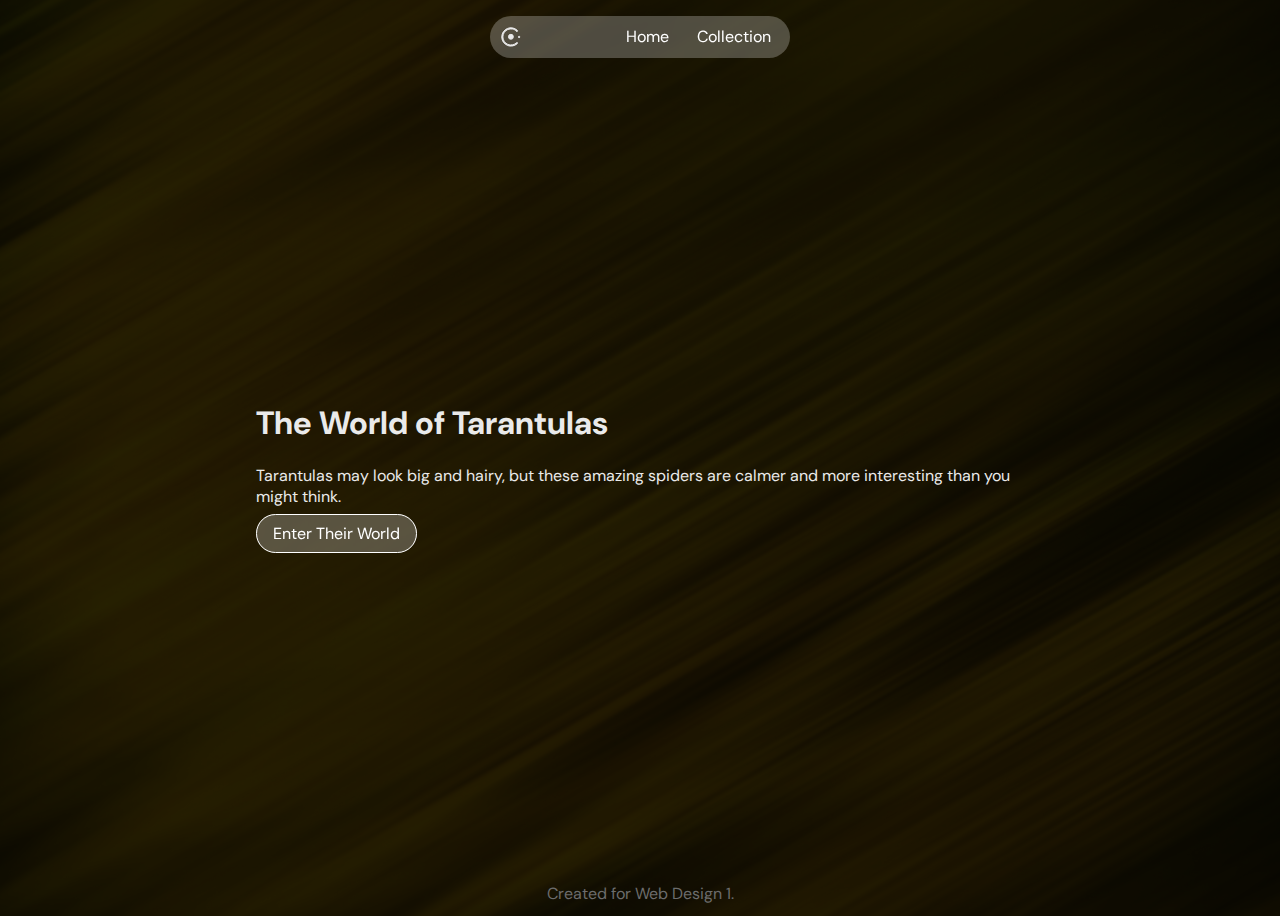
<file: index.html>
<!-- COLLECTION -->

<!DOCTYPE html>
<head>
  <title>Collection</title>
  <meta name="viewport" content="width=device-width, initial-scale=1">
  <link rel="stylesheet" href="styles.css">
  <link rel="preconnect" href="https://fonts.googleapis.com">
  <link rel="preconnect" href="https://fonts.gstatic.com" crossorigin>
  <link href="https://fonts.googleapis.com/css2?family=DM+Sans:ital,opsz,wght@0,9..40,100..1000;1,9..40,100..1000&display=swap" rel="stylesheet">
</head>


<body class="bg-image">


  <!-- HEADER -->
  <header>
      <img src="images/collection-icon.svg" alt="Collection logo">
      <a href="index.html">Home</a> 
      <a href="collection.html">Collection</a>
  </header>



  <!-- MAIN CONTENT-->
  <main class="vertical-align">

    <!-- <img src="images/gravel.jpg" alt="Gravel background"> -->
    
    <div>
    <h1>The World of Tarantulas</h1>
    <p class="max-width">Tarantulas may look big and hairy, but these amazing spiders are calmer and more interesting than you might think.</p>
    <a href="collection.html" class="button">Enter Their World</a>
    </div>

  </main>



  <!-- FOOTER -->
  <footer>
    <p>Created for Web Design 1.</p>
  </footer>



</body>
</file>
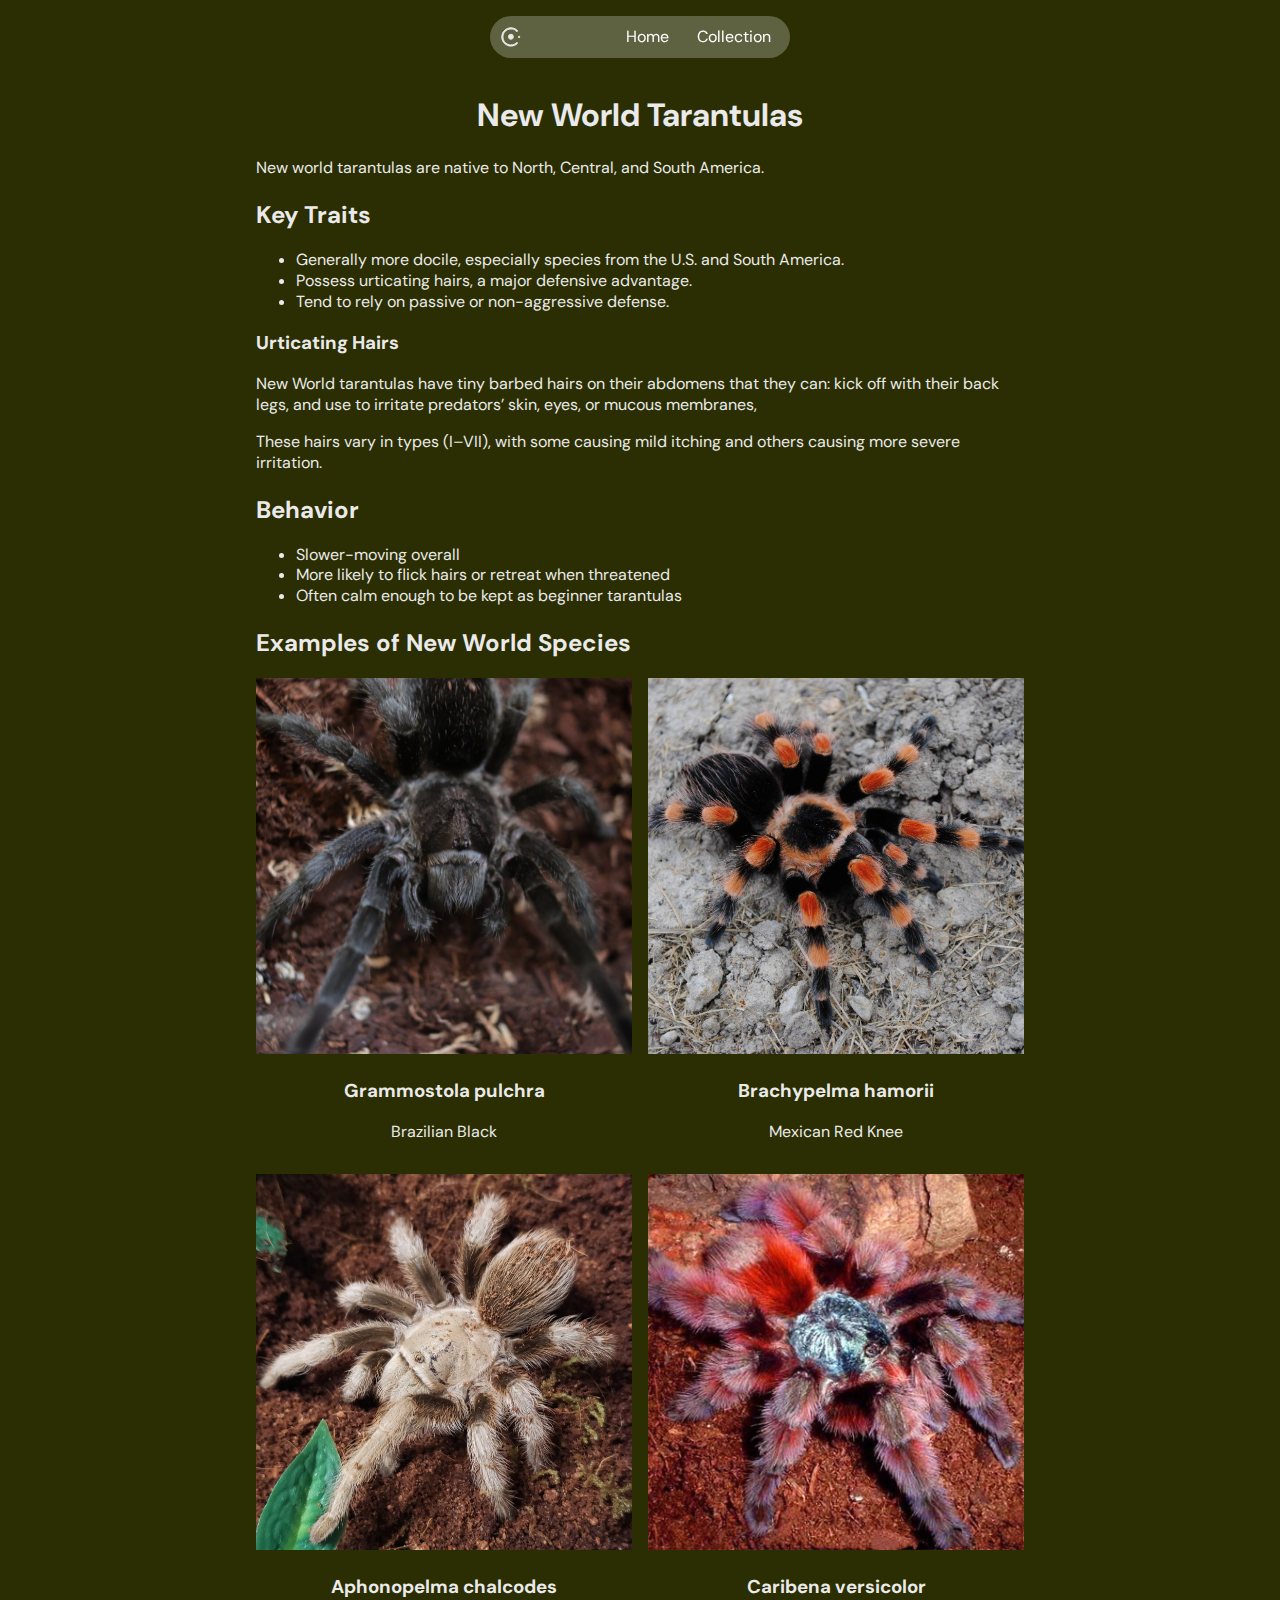
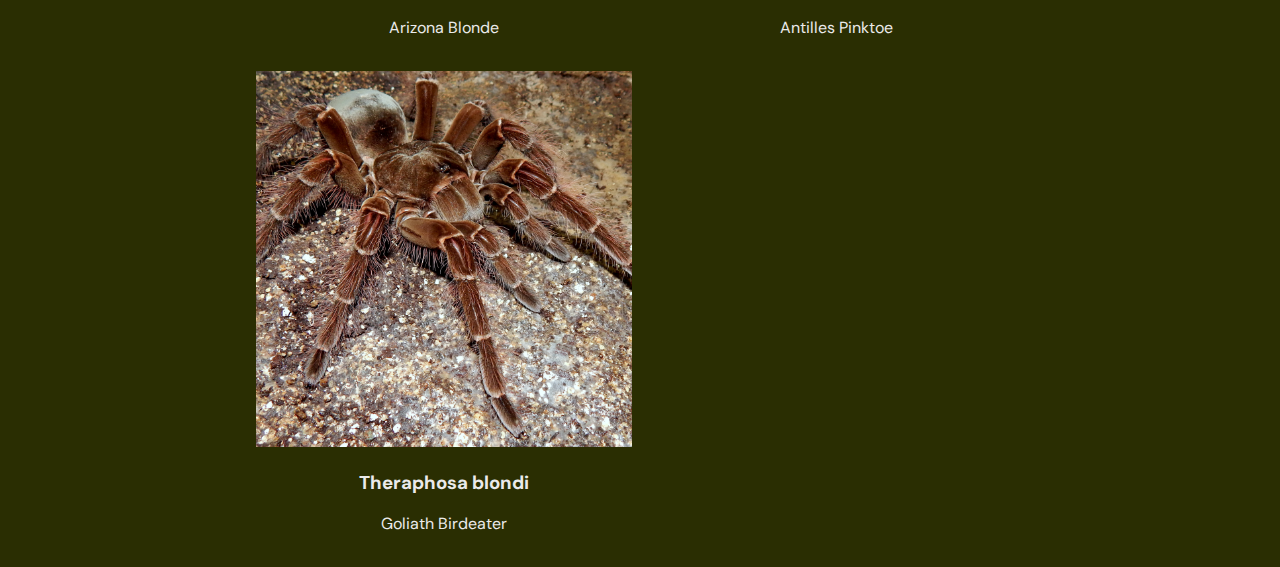
<file: new-world.html>
<!-- NEW-WORLD -->

<!DOCTYPE html>

<head>
    <title>new-world</title>
    <meta name="viewport" content="width=device-width, initial-scale=1">
    <link rel="stylesheet" href="styles.css">
    <link rel="preconnect" href="https://fonts.googleapis.com">
    <link rel="preconnect" href="https://fonts.gstatic.com" crossorigin>
    <link href="https://fonts.googleapis.com/css2?family=DM+Sans:ital,opsz,wght@0,9..40,100..1000;1,9..40,100..1000&display=swap" rel="stylesheet">
  </head>

    <!-- HEADER -->
    <header>
        <img src="images/collection-icon.svg" alt="Collection logo">
        <a href="index.html">Home</a> 
        <a href="collection.html">Collection</a>
    </header>


<!-- MAIN CONTENT-->

<main>
<h1 class="center-align">New World Tarantulas</h1>

<p>New world tarantulas are native to North, Central, and South America.</p>

<h2>Key Traits</h2>

<ul>
<li>Generally more docile, especially species from the U.S. and South America.</li>
<li>Possess urticating hairs, a major defensive advantage.</li>
<li>Tend to rely on passive or non-aggressive defense.</li>
</ul>

<h3>Urticating Hairs</h3>

<p>New World tarantulas have tiny barbed hairs on their abdomens that they can: kick off with their back legs, and use to irritate predators’ skin, eyes, or mucous membranes,</p>
<p>These hairs vary in types (I–VII), with some causing mild itching and others causing more severe irritation.</p>

<h2>Behavior</h2>

<ul>
<li>Slower-moving overall</li>
<li>More likely to flick hairs or retreat when threatened</li>
<li>Often calm enough to be kept as beginner tarantulas</li>
</ul>

<h2>Examples of New World Species</h2>

<div class="grid">

    <div class="center-align">
    <img src="images/brazilianblack.jpg" alt="brazilianblack">
    <h3>Grammostola pulchra</h3>
    <p>Brazilian Black</p>
    </div>

    <div class="center-align">
    <img src="images/redknee.jpg" alt="redknee">
    <h3>Brachypelma hamorii</h3>
    <p>Mexican Red Knee</P>
    </div>

    <div class="center-align">
    <img src="images/arizonablonde.jpeg" alt="arizonablonde">
    <h3>Aphonopelma chalcodes</h3>
    <p>Arizona Blonde </p>
    </div>

    <div class="center-align">
    <img src="images/pinktoe.jpg" alt="pinktoe">
    <h3>Caribena versicolor</h3>
    <p>Antilles Pinktoe </p>
    </div>

    <div class="center-align">
    <img src="images/goliath.JPG" alt="goliath">
    <h3>Theraphosa blondi</h3>
    <p>Goliath Birdeater</p>
    </div>
</div>

</main>
</file>
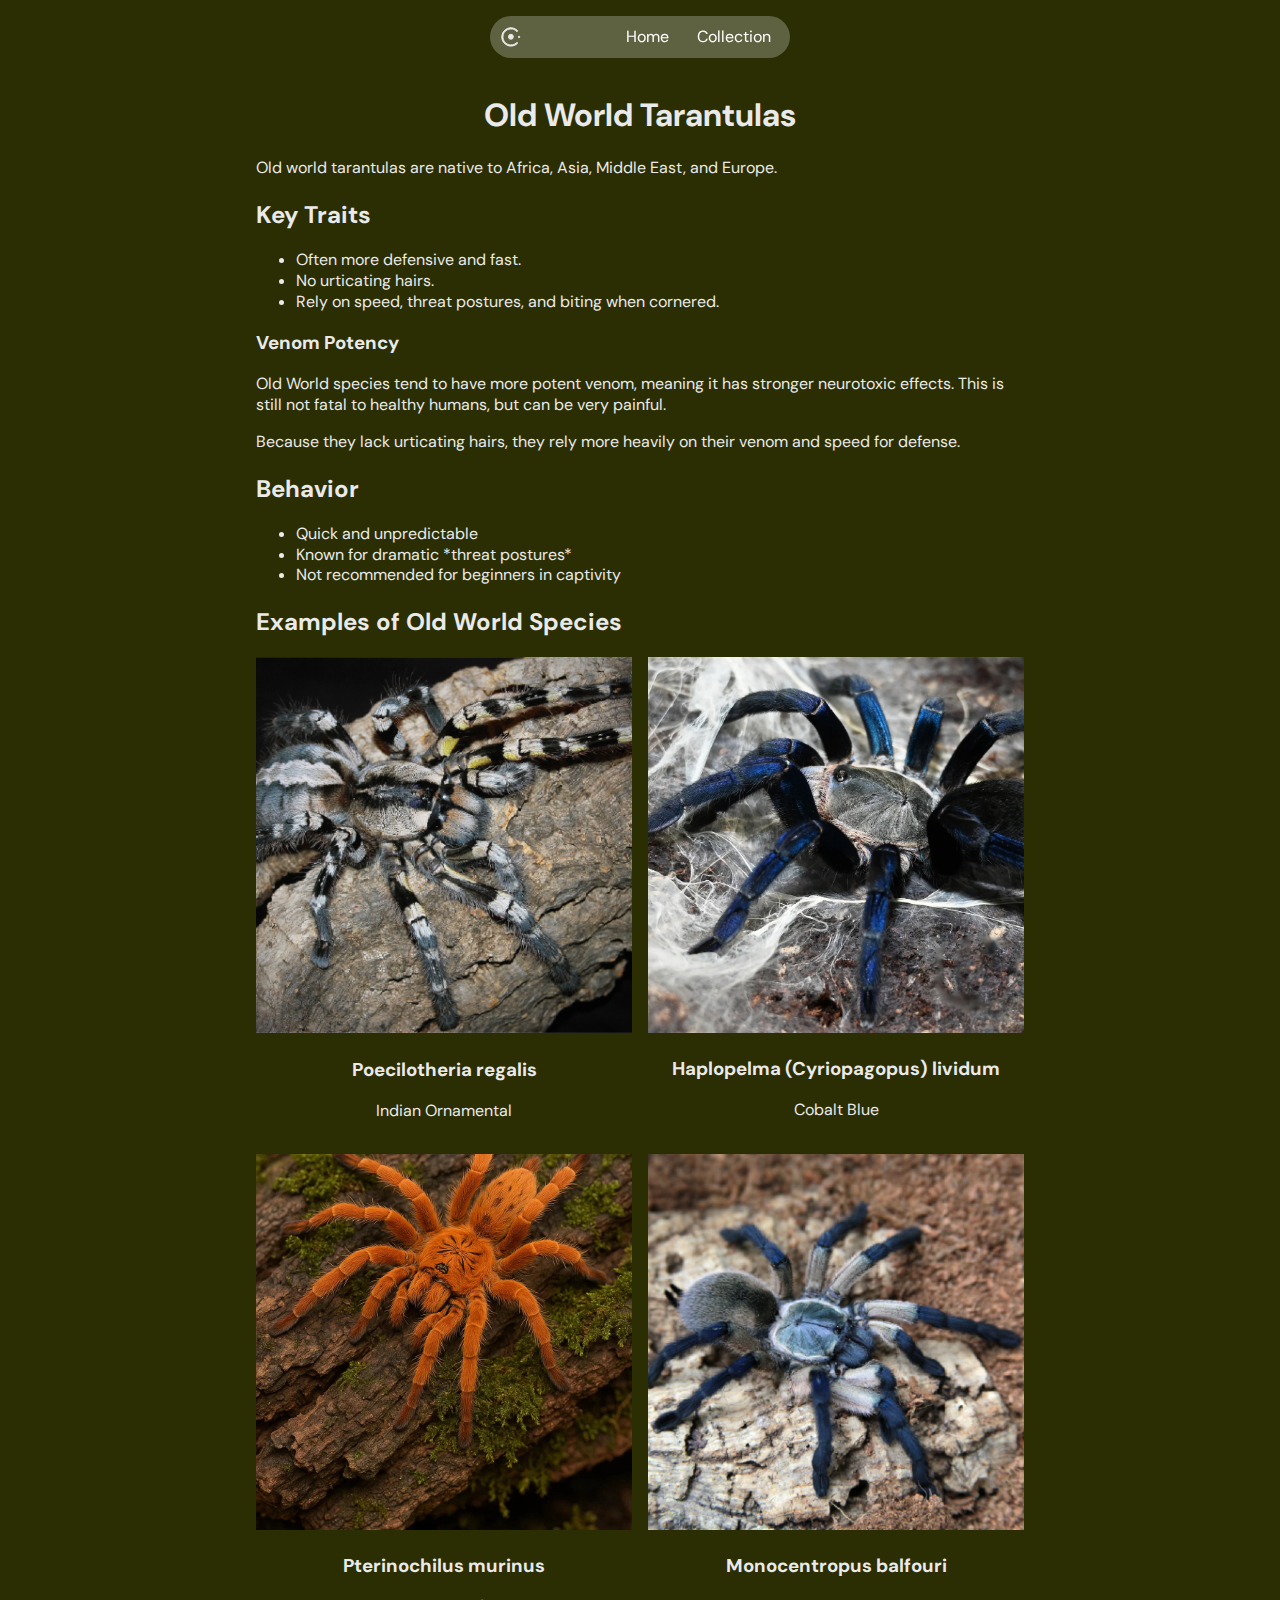
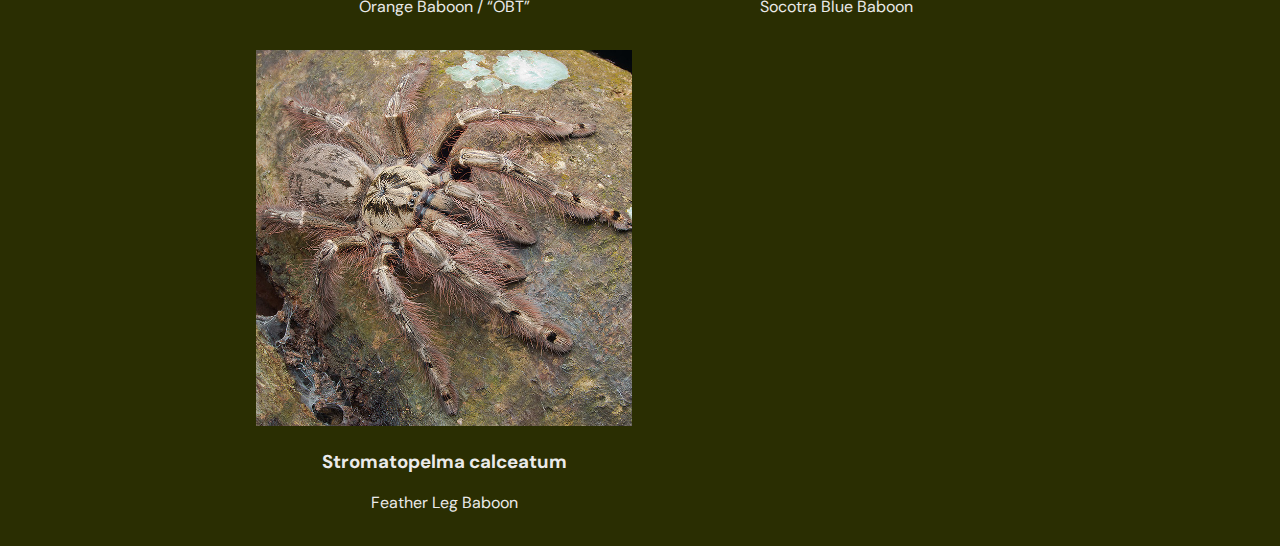
<file: old-world.html>
<!-- OLD-WORLD -->

<!DOCTYPE html>

<head>
    <title>old-world</title>
    <meta name="viewport" content="width=device-width, initial-scale=1">
    <link rel="stylesheet" href="styles.css">
    <link rel="preconnect" href="https://fonts.googleapis.com">
    <link rel="preconnect" href="https://fonts.gstatic.com" crossorigin>
    <link href="https://fonts.googleapis.com/css2?family=DM+Sans:ital,opsz,wght@0,9..40,100..1000;1,9..40,100..1000&display=swap" rel="stylesheet">
  </head>

    <!-- HEADER -->
    <header>
        <img src="images/collection-icon.svg" alt="Collection logo">
        <a href="index.html">Home</a> 
        <a href="collection.html">Collection</a>
    </header>


<!-- MAIN CONTENT-->
<main>
<h1 class="center-align">Old World Tarantulas</h1>

<p>Old world tarantulas are native to Africa, Asia, Middle East, and Europe.</p>

<h2>Key Traits</h2>

<ul>
<li>Often more defensive and fast.</li>
<li>No urticating hairs.</li>
<li>Rely on speed, threat postures, and biting when cornered.</li>
</ul>

<h3>Venom Potency</h3>

<p>Old World species tend to have more potent venom, meaning it has stronger neurotoxic effects. This is still not fatal to healthy humans, but can be very painful.</p>
<p>Because they lack urticating hairs, they rely more heavily on their venom and speed for defense.</p>

<h2>Behavior</h2>

<ul>
<li>Quick and unpredictable</li>
<li>Known for dramatic *threat postures*</li>
<li>Not recommended for beginners in captivity</li>
</ul>

<h2>Examples of Old World Species</h2>

<div class="grid">

    <div class="center-align">
    <img src="images/ornie.jpg" alt="ornie">
    <h3>Poecilotheria regalis</h3>
    <p>Indian Ornamental</p>
    </div>

    <div class="center-align">
    <img src="images/cobalt.jpeg" alt="cobalt">
    <h3>Haplopelma (Cyriopagopus) lividum</h3>
    <p>Cobalt Blue</p>
    </div>

    <div class="center-align">
    <img src="images/obt.jpg" alt="obt">
    <h3>Pterinochilus murinus</h3>
    <p>Orange Baboon / “OBT”</p>
    </div>

    <div class="center-align">
    <img src="images/socotra.jpg" alt="socotra">
    <h3>Monocentropus balfouri</h3>
    <p>Socotra Blue Baboon</p>
    </div>

    <div class="center-align">
    <img src="images/feather.jpeg" alt="feather">
    <h3>Stromatopelma calceatum</h3>
    <p>Feather Leg Baboon</p>
    </div>
</div>

</main>
</file>
<file: styles.css>
/* COLLECTION */


* {
  box-sizing: border-box;
}

body {
  background: #2a2e02;
  color: rgb(234, 234, 234);
  margin: 0;
  padding: 0; 
  line-height: 1.3;
  font-size: 16px;
  min-height: 100vh;
  max-width: 100vw;
  font-family: "DM Sans", sans-serif;
}

img {
  max-width: 100%;
}

header {
  background-color: rgba(255, 255, 255, 25%);
  max-width: 300px;
  margin-left: auto;
  margin-right: auto;
  margin-top: 16px;
  padding: 8px;
  border-radius: 32px;
  position: sticky;
  top: 16px;
  display: grid;
  grid-template-columns: 45% 25% 25%;
  align-items: center;
  backdrop-filter: blur(3px);
}

a {
  color: rgb(255, 255, 255);
  text-decoration: none;
}

footer {
  text-align: center;
  color: #6c6c6c;
}

.button {
  border: 1px solid;
  padding: 8px 16px;
  border-radius: 32px;
  background-color: rgba(255, 255, 255, 25%);
  backdrop-filter: blur(3px);
}

a:hover {
  opacity: 50%;
}

main {
  padding: 16px;
  max-width: 800px;
  margin: 0 auto;
  min-height: 90vh;
}

.bg-image {
  background-image: url(images/sand.jpg);
  background-size: cover;
  background-position: center;
  background-blend-mode: multiply;
}

.grid {
  display: grid;
  grid-template-columns: repeat(auto-fit,minmax(300px,1fr));
  gap: 16px;;
}


.center-align{
  text-align: center;
}

.vertical-align{
display:grid;
align-items: center;
}

.max-width {
    max-width: fit-content;
}

.left-align{
  text-align: left;
}

.right-align{
  text-align: right;
}
</file>
